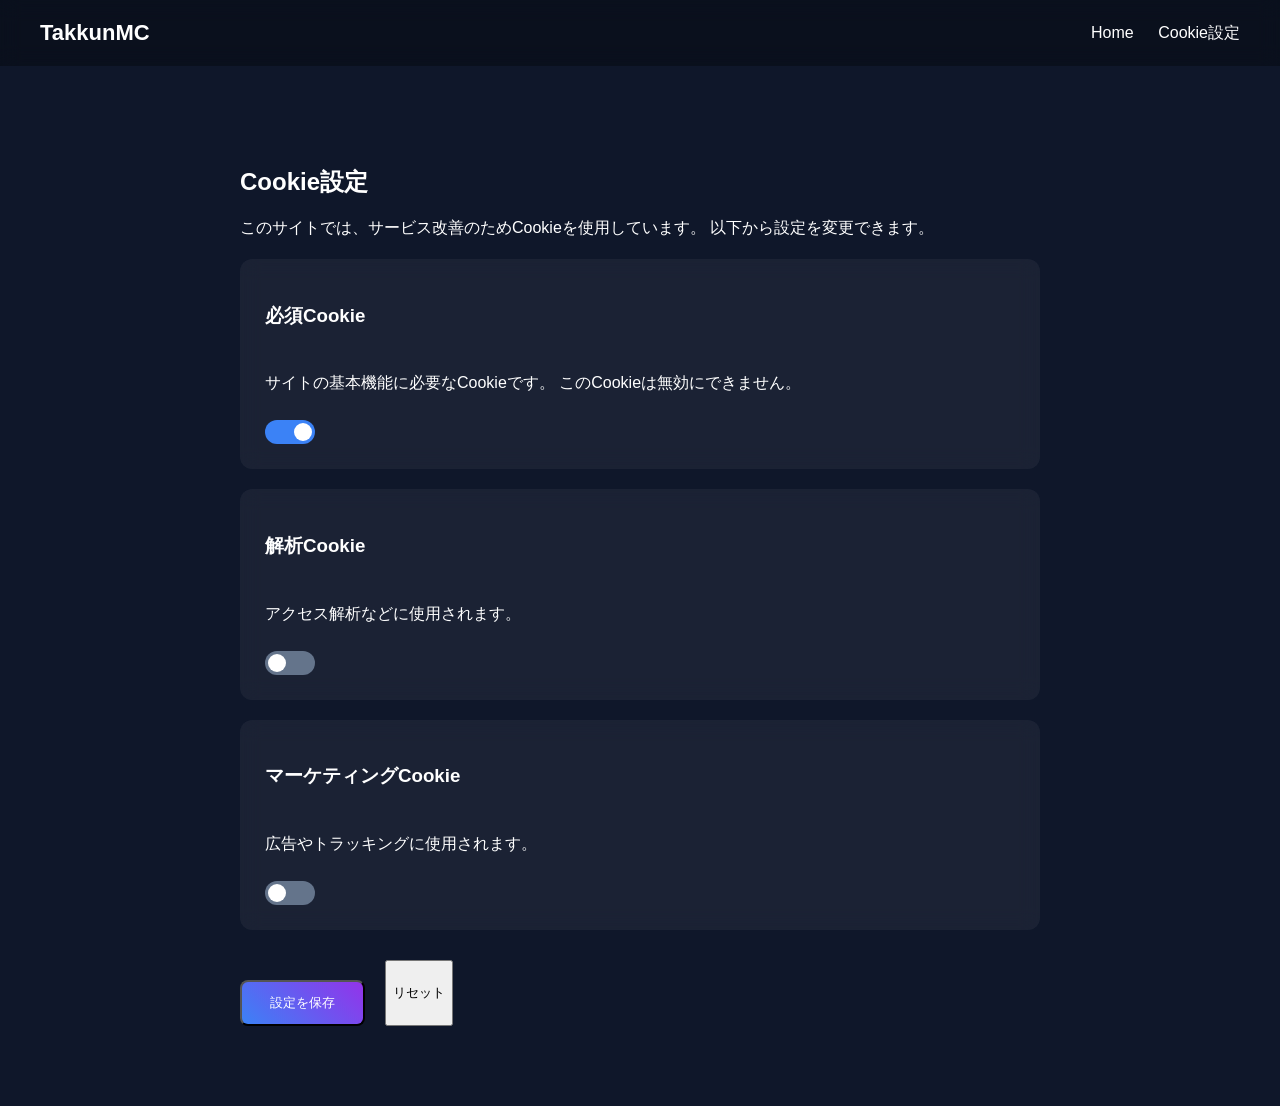
<file: cookie.html>
<!DOCTYPE html>
<html lang="ja">
<head>

<meta charset="UTF-8">
<meta name="viewport" content="width=device-width, initial-scale=1.0">

<title>Cookie設定</title>

<link rel="stylesheet" href="style.css">

</head>

<body>

<header>

<div class="logo">TakkunMC</div>

<nav>
<a href="index.html">Home</a>
<a href="cookie.html">Cookie設定</a>
</nav>

</header>

<section class="cookiePage">

<h1>Cookie設定</h1>

<p>
このサイトでは、サービス改善のためCookieを使用しています。
以下から設定を変更できます。
</p>

<div class="glass cookieCard">

<h3>必須Cookie</h3>

<p>
サイトの基本機能に必要なCookieです。  
このCookieは無効にできません。
</p>

<label class="switch">
<input type="checkbox" checked disabled>
<span class="slider"></span>
</label>

</div>


<div class="glass cookieCard">

<h3>解析Cookie</h3>

<p>
アクセス解析などに使用されます。
</p>

<label class="switch">
<input type="checkbox" id="analyticsCookie">
<span class="slider"></span>
</label>

</div>


<div class="glass cookieCard">

<h3>マーケティングCookie</h3>

<p>
広告やトラッキングに使用されます。
</p>

<label class="switch">
<input type="checkbox" id="marketingCookie">
<span class="slider"></span>
</label>

</div>


<div class="cookieButtons">

<button class="mainButton" onclick="saveCookieSettings()">
設定を保存
</button>

<button onclick="resetCookieSettings()">
リセット
</button>

</div>

</section>

<script src="script.js"></script>

</body>
</html>
</file>
<file: style.css>
body{

margin:0;
font-family:Arial, sans-serif;
color:white;
background:#0f172a;
overflow-x:hidden;

}

#particles-js{

position:fixed;
width:100%;
height:100%;
z-index:-1;

}

header{

display:flex;
justify-content:space-between;
align-items:center;
padding:20px 40px;
background:rgba(0,0,0,0.3);
backdrop-filter:blur(10px);

}

.logo{

font-size:22px;
font-weight:bold;

}

nav a{

margin-left:20px;
text-decoration:none;
color:white;

}

.hero{

height:80vh;
display:flex;
flex-direction:column;
justify-content:center;
align-items:center;
text-align:center;

}

.title{

font-size:64px;
margin:0;

}

.subtitle{

opacity:0.8;

}

.mainButton{

margin-top:20px;
padding:12px 28px;
background:linear-gradient(45deg,#3b82f6,#9333ea);
border-radius:8px;
text-decoration:none;
color:white;

}

section{

max-width:1000px;
margin:auto;
padding:80px 20px;

}

.grid{

display:grid;
grid-template-columns:repeat(auto-fit,minmax(250px,1fr));
gap:20px;

}

.glass{

background:rgba(255,255,255,0.05);
backdrop-filter:blur(10px);
border-radius:12px;
padding:25px;

}

.card{

transition:0.3s;

}

.card:hover{

transform:translateY(-6px);

}

footer{

text-align:center;
padding:40px;

}

#announcement{

background:#2563eb;
padding:10px;
text-align:center;

}

#announcement button{

margin-left:10px;

}

#cookieBanner{

position:fixed;
bottom:0;
width:100%;
background:#020617;
padding:15px;
display:flex;
justify-content:center;
gap:20px;

}

.reveal{

opacity:0;
transform:translateY(30px);
transition:1s;

}

.reveal.active{

opacity:1;
transform:translateY(0);

}

.cardLink{

text-decoration:none;
color:white;
display:block;

}

.cookiePage{

max-width:800px;
margin:auto;
padding:80px 20px;

}

.cookieCard{

margin-top:20px;
display:flex;
flex-direction:column;
gap:10px;

}

.cookieButtons{

margin-top:30px;
display:flex;
gap:20px;

}


.switch{

position:relative;
display:inline-block;
width:50px;
height:24px;

}

.switch input{

opacity:0;
width:0;
height:0;

}

.slider{

position:absolute;
cursor:pointer;
top:0;
left:0;
right:0;
bottom:0;
background:#64748b;
border-radius:24px;
transition:0.3s;

}

.slider:before{

position:absolute;
content:"";
height:18px;
width:18px;
left:3px;
bottom:3px;
background:white;
border-radius:50%;
transition:0.3s;

}

input:checked + .slider{

background:#3b82f6;

}

input:checked + .slider:before{

transform:translateX(26px);

}

#loader{

position:fixed;
top:0;
left:0;
width:100%;
height:100%;
background:#0f172a;
display:flex;
align-items:center;
justify-content:center;
z-index:9999;

}

.loaderContent{

text-align:center;
color:white;

}

.loaderLogo{

font-size:40px;
font-weight:bold;
margin-bottom:20px;

}

.loaderSpinner{

width:50px;
height:50px;
border:5px solid rgba(255,255,255,0.2);
border-top:5px solid #3b82f6;
border-radius:50%;
animation:spin 1s linear infinite;
margin:auto;

}

@keyframes spin{

0%{transform:rotate(0deg);}
100%{transform:rotate(360deg);}

}

.loaderFade{

opacity:0;
transition:opacity 0.5s;

}

.headerControls{

display:flex;
gap:10px;

}

.menuButton{

display:none;
font-size:20px;
background:none;
border:none;
color:white;
cursor:pointer;

}

@media (max-width: 768px){

nav{

display:none;
position:absolute;
top:70px;
right:20px;
background:#020617;
padding:20px;
border-radius:10px;
flex-direction:column;

}

nav.active{

display:flex;

}

.menuButton{

display:block;

}

}

body.light{

background:#f1f5f9;
color:black;

}

body.light .glass{

background:rgba(0,0,0,0.05);

}

body.light header{

background:#ffffffaa;

}
</file>
